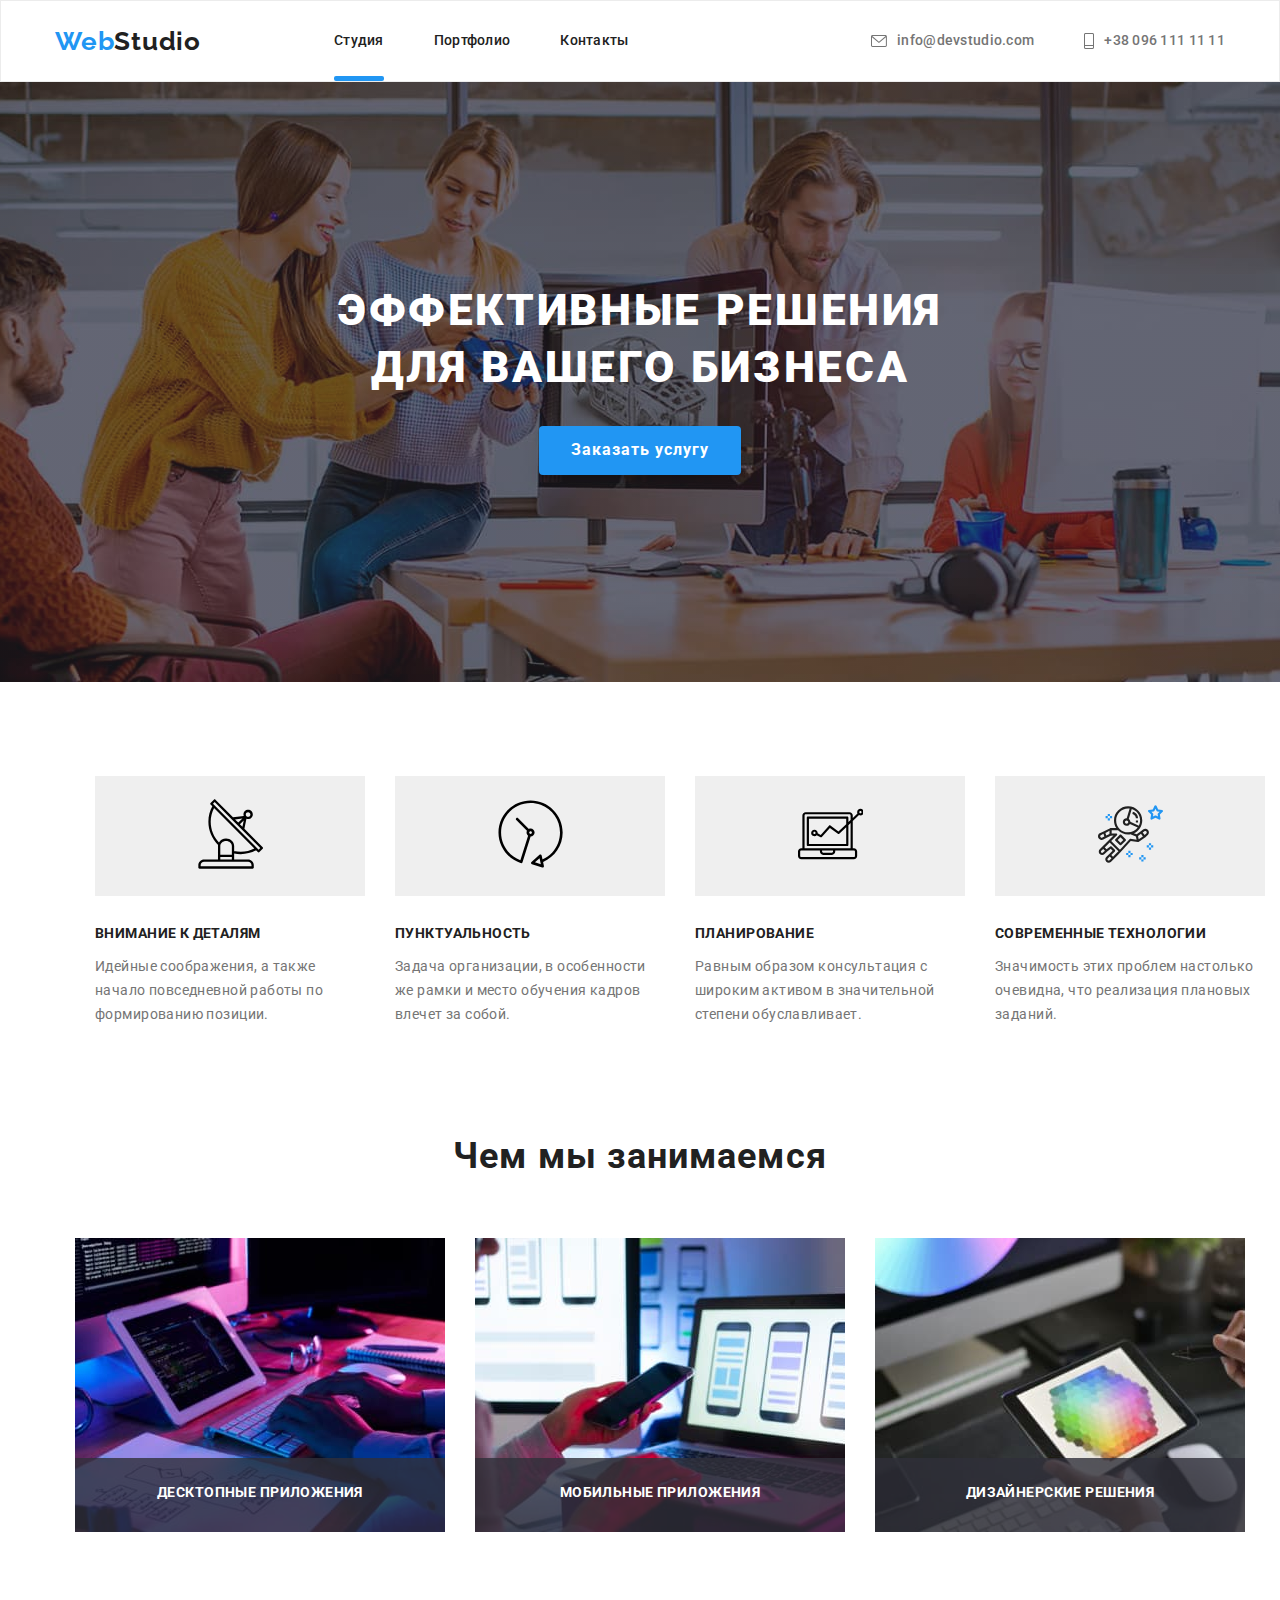
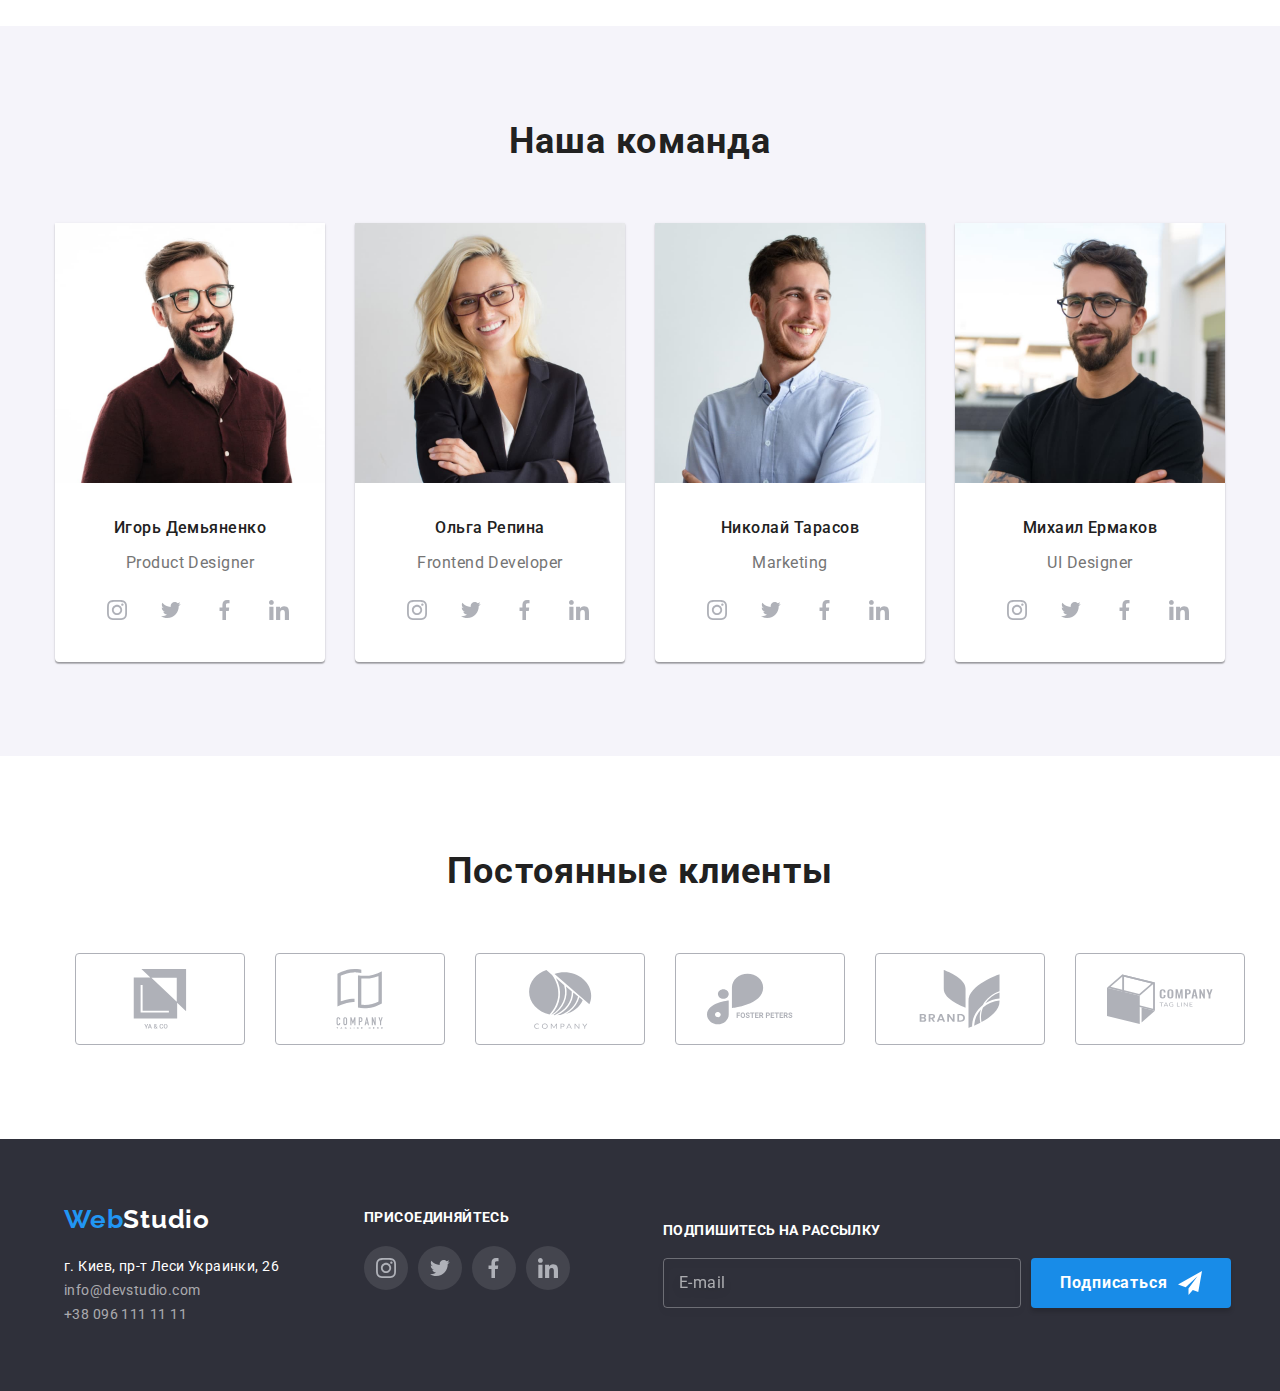
<file: index.html>
<!DOCTYPE html>
<html lang="en">
<head>
    <meta charset="UTF-8">
    <meta http-equiv="X-UA-Compatible" content="IE=edge">
    <meta name="viewport" content="width=device-width, initial-scale=1.0">
    <title>Document</title>
    <link rel="preconnect" href="https://fonts.googleapis.com">
    <link rel="preconnect" href="https://fonts.gstatic.com" crossorigin>
    <link href="https://fonts.googleapis.com/css2?family=Raleway:wght@700&family=Roboto:wght@400;500;700;900&display=swap"
    rel="stylesheet">
    <link rel="stylesheet" href="https://cdnjs.cloudflare.com/ajax/libs/modern-normalize/1.0.0/modern-normalize.min.css">
    <link rel="stylesheet" href="./css/styles.css">
</head>
<body class="page">
    <!-- Шапка профиля -->
    <header class="header">
    <div class="container-main">
        <nav class="nav-header">
            <a class="link-logo" href="./index.html">
                <span class="header-logo">Web</span><span class="logo-studio">Studio</span>
            </a>
            <ul class="header-link list">
                <li class="link-active"><a href="#" class="link active">Студия</a></li>
                <li class="link-active"><a href="./portfolio.html" class="link">Портфолио</a></li>
                <li class="link-active"><a href="#" class="link">Контакты</a></li>
            </ul>
        </nav>
             <ul class="header-info list">
            <li class="tell-list">
                <svg class="mail-svg" width="16" height="12">
                    <use href="./images/sprite.svg#icon-mail"></use>
                </svg>
                <a class="header-tell" href="mailto:info@devstudio.com">info@devstudio.com
         </a></li>
            <li class="tell-list">
                <svg class="mail-svg" width="10" height="16">
                    <use href="./images/sprite.svg#icon-tell"></use>
                </svg>
                <a class="header-tell" href="tel:+380961111111">+38 096 111 11 11
                </a></li>
            </ul>
         </div>
    </header>
    <!-- Банер -->
    <main>
        <section class="hero">
            <h1 class="hero-title">Эффективные решения для вашего бизнеса</h1>
            <button class="button" data-modal-open type="button">Заказать услугу</button>
        </section>
    <!-- Преимущества -->
    <section class="section-about">
        <div class="container-about">
        <h2 class="about-title">Преимущества</h2>
        <ul class="about-iteam list">
            <li class="iteam">
                <button class="button-svg">
                <svg class="about-svg" width="65" height="70">
                    <use href="./images/sprite.svg#icon-first"></use>
                </svg>
                </button>
                <h3 class="pre-title">Внимание к деталям</h3>
                <p class="text">Идейные соображения, а также начало повседневной работы по формированию позиции.</p>
            </li>
            <li class="iteam">
                <button class="button-svg">
                <svg class="about-svg" width="65" height="70">
                 <use href="./images/sprite.svg#icon-clock"></use>
                </svg>
                </button>
                <h3 class="pre-title">Пунктуальность</h3>
                <p class="text">Задача организации, в особенности же рамки и место обучения кадров влечет за собой.</p>
            </li>
            <li class="iteam">
                <button class="button-svg">
                <svg class="about-svg" width="65" height="70">
                <use href="./images/sprite.svg#icon-comp"></use>
                 </svg>
                </button>
                <h3 class="pre-title">Планирование</h3>
                <p class="text">Равным образом консультация с широким активом в значительной степени обуславливает.</p>
            </li>
                <li class="iteam">
                <button class="button-svg">
                <svg class="about-svg" width="65" height="70">
                 <use href="./images/sprite.svg#icon-astronaut"></use>
                </svg>
                    </button>
                    <h3 class="pre-title">Современные технологии</h3>
                    <p class="text">Значимость этих проблем настолько очевидна, что реализация плановых заданий.</p>
                </li>
        </ul>
        </div>
        </section>
        <!---Чем мы занимаемся-->
        <section class="section-work">
         <div class="container-work">
        <h2 class="section-title">Чем мы занимаемся</h2>
        <ul class="work-list list">
            <li class="item-list">
                <a href="#">
                    <div class="wrappen-work">
                        <p class="wrappen-desktop">Десктопные приложения</p>
                    <img src="./images/img.jpg" alt="Разработка" width="370" height="294"/>
                </div>
                </a>
            </li>
            <li class="item-list">
                <a href="#">
                    <div class="wrappen-work">
                        <p class="wrappen-desktop">Мобильные приложения</p>
                        <img src="./images/plan.jpg" alt="Разработка" width="370" height="294" />
                    </div>
                </a>
            </li>
            <li class="item-list">
                    <a href="#">
                        <div class="wrappen-work">
                            <p class="wrappen-desktop">Дизайнерские решения</p>
                            <img src="./images/teh.jpg" alt="Разработка" width="370" height="294" />
                        </div>
                    </a>
            </li>
        </ul>
        </div>
    </section>
    <!-- Наша команда -->
    <section class="section-group">
        <div class="container-group">
        <h2 class="section-title">Наша команда</h2>
        <ul class="group-list list">
            <li class="group-link">
            <img src="./images/foto1.jpg" alt="Игорь Демьяненко" width="270" height="260"/>
            <h3 class="name">Игорь Демьяненко</h3>
            <p class="professional">Product Designer</p>
            <ul class="networks list">
                <li class="svg-list">
                 <a class="svg-link" href="*">
                    <svg class="svg-group" width="20" height="20">
                         <use href="./images/sprite.svg#icon-instagram"></use>
                    </svg>
                </a>
                </li>
                <li class="svg-list">
                <a class="svg-link" href="*">
                <svg class="svg-group" width="20" height="20">
                <use href="./images/sprite.svg#icon-twitter"></use>
                </svg>
                </a>
                </li>
                <li class="svg-list">
                <a class="svg-link" href="*">
                    <svg class="svg-group" width="20" height="20">
                         <use href="./images/sprite.svg#icon-facebook"></use>
                     </svg>
                </a>
                </li>
                <li class="svg-list">
                <a class="svg-link" href="*">
                    <svg class="svg-group" width="20" height="20">
                        <use href="./images/sprite.svg#icon-linkedin"></use>
                    </svg>
                 </a>
                </li>
                </ul>
            </li>
            <li class="group-link">
                <img src="./images/foto2.jpg" alt="Ольга Репина" width="270" height="260"/>
                <h3 class="name">Ольга Репина</h3>
                <p class="professional">Frontend Developer</p>
                <ul class="networks list">
                    <li class="svg-list">
                        <a class="svg-link" href="*">
                            <svg class="svg-group" width="20" height="20">
                                <use href="./images/sprite.svg#icon-instagram"></use>
                            </svg>
                        </a>
                    </li>
                    <li class="svg-list">
                        <a class="svg-link" href="*">
                            <svg class="svg-group" width="20" height="20">
                                <use href="./images/sprite.svg#icon-twitter"></use>
                            </svg>
                        </a>
                    </li>
                    <li class="svg-list">
                        <a class="svg-link" href="*">
                            <svg class="svg-group" width="20" height="20">
                                <use href="./images/sprite.svg#icon-facebook"></use>
                            </svg>
                        </a>
                    </li>
                    <li class="svg-list">
                        <a class="svg-link" href="*">
                            <svg class="svg-group" width="20" height="20">
                                <use href="./images/sprite.svg#icon-linkedin"></use>
                            </svg>
                     </a>
                    </li>
                </ul>
            </li>
            <li class="group-link">
                <img class="group-img" src="./images/foto3.jpg" alt="Николай Тарасов" width="270" height="260"/>
                <h3 class="name">Николай Тарасов</h3>
                <p class="professional">Marketing</p>
                <ul class="networks list">
                    <li class="svg-list">
                        <a class="svg-link" href="*">
                            <svg class="svg-group" width="20" height="20">
                                <use href="./images/sprite.svg#icon-instagram"></use>
                            </svg>
                        </a>
                    </li>
                    <li class="svg-list">
                        <a class="svg-link" href="*">
                            <svg class="svg-group" width="20" height="20">
                                <use href="./images/sprite.svg#icon-twitter"></use>
                            </svg>
                        </a>
                    </li>
                    <li class="svg-list">
                        <a class="svg-link" href="*">
                            <svg class="svg-group" width="20" height="20">
                                <use href="./images/sprite.svg#icon-facebook"></use>
                            </svg>
                        </a>
                    </li>
                    <li class="svg-list">
                        <a class="svg-link" href="*">
                            <svg class="svg-group" width="20" height="20">
                                <use href="./images/sprite.svg#icon-linkedin"></use>
                            </svg>
                        </a>
                    </li>
                </ul>
            </li>
         <li class="group-link">
             <img class="group-img" src="./images/foto4.jpg" alt="Михаил Ермаков" width="270" height="260"/>
                <h3 class="name">Михаил Ермаков</h3>
                <p class="professional">UI Designer</p>
                <ul class="networks list">
                    <li class="svg-list">
                        <a class="svg-link" href="*">
                            <svg class="svg-group" width="20" height="20">
                                <use href="./images/sprite.svg#icon-instagram"></use>
                            </svg>
                        </a>
                    </li>
        <li class="svg-list">
            <a class="svg-link" href="*">
                <svg class="svg-group" width="20" height="20">
                 <use href="./images/sprite.svg#icon-twitter"></use>
                </svg>
                </a>
                </li>
        <li class="svg-list">
                <a class="svg-link" href="*">
                 <svg class="svg-group" width="20" height="20">
                     <use href="./images/sprite.svg#icon-facebook"></use>
                </svg>
                 </a>
                 </li>
        <li class="svg-list">
                <a class="svg-link" href="*">
                     <svg class="svg-group" width="20" height="20">
                        <use href="./images/sprite.svg#icon-linkedin"></use>
                </svg>
                </a>
            </li>
            </ul>
            </li>
        </ul>
        </div>
        <div class="container-link-company">
        </div>
    </section>

<!----------- Постоянные клиенты -->

    <section class="section-company">
        <div class="container-company">
            <h2 class="section-title">Постоянные клиенты</h2>
            <ul class="company-list list">
                <li class="company-logo">
                    <a class="company-link" href="*">
                    <svg class="company-svg" width="106" height="60">
                        <use href="./images/sprite.svg#icon-yaco"></use>
                    </svg>
                    </a>
                </li>
                <li class="company-logo">
                    <a class="company-link" href="*">
                    <svg class="company-svg" width="106" height="60">
                        <use href="./images/sprite.svg#icon-company"></use>
                    </svg>
                    </a>
                </li>
                <li class="company-logo">
                    <a class="company-link" href="*">
                    <svg class="company-svg" width="106" height="60">
                        <use href="./images/sprite.svg#icon-two"></use>
                    </svg>
                    </a>
                </li>
                <li class="company-logo">
                    <a class="company-link" href="*">
                <svg class="company-svg" width="106" height="60">
                    <use href="./images/sprite.svg#icon-foster"></use>
                </svg>
                </a>
                </li>
                <li class="company-logo">
                    <a class="company-link" href="*">
                <svg class="company-svg" width="106" height="60">
                    <use href="./images/sprite.svg#icon-brand"></use>
                </svg>
                </a>
                </li>
                <li class="company-logo">
                    <a class="company-link" href="*">
                <svg class="company-svg" width="106" height="60">
                    <use href="./images/sprite.svg#icon-tag"></use>
                </svg>
                </a>
                </li>
    </main>
    <!-- Футер -->
     <footer class="footer">
        <div class="container-footer">
             <a class="footer-link" href="#">
                   <span class="footer-logo">Web</span><span class="footer-studio">Studio</span>
             </a>
             <address class="section-footer">
             <ul class="footer-list list">
                 <li><a class="footer-adress" href="https://goo.gl/maps/BZDVvbSWxMBoRzW46" target="_blank"
                                    rel="noopener noreferrer">г. Киев, пр-т Леси Украинки, 26</a></li>
                 <li><a class="footer-nav" href="mailto:info@devstudio.com">info@devstudio.com</a></li>
                <li><a class="footer-nav" href="tel:+380961111111">+38 096 111 11 11</a></li>
             </ul>
             </address>
        </div>
       
            <!-- Присоединяйтесь -->
        <!-- <section class="section-join">-->
        <div class="container-join">
            <h3 class="join-title">Присоединяйтесь</h3>
        <div class="exaple">
            <ul class="join list">
                <li class="join-list">
                    <a class="join-link" href="*">
                        <svg class="svg-group" width="20" height="20">
                            <use href="./images/sprite.svg#icon-instagram"></use>
                        </svg>
                    </a>
                </li>
            <li class="join-list">
                <a class="join-link" href="*">
                    <svg class="svg-group" width="20" height="20">
                        <use href="./images/sprite.svg#icon-twitter"></use>
                    </svg>
                </a>
            </li>
                <li class="join-list">
                    <a class="join-link" href="*">
                        <svg class="svg-group" width="20" height="20">
                            <use href="./images/sprite.svg#icon-facebook"></use>
                        </svg>
                    </a>
                </li>
                <li class="join-list">
                    <a class="join-link" href="*">
                        <svg class="svg-group" width="20" height="20">
                            <use href="./images/sprite.svg#icon-linkedin"></use>
                        </svg>
                    </a>
                </li>
            </ul>
        </div>
        </div>
    
    <form class="footer-input">
        <div class="footer-sing">
        <label for="e-mail" class="fotter-sing">Подпишитесь на рассылку</label>
    <input class="email-sing-in" type="e-mail" name="e-mail-sing" id="e-mail" placeholder="E-mail"/>
    </div>

    <button type="submit" class="footer-button-sing">Подписаться
    <svg class="svg-sing" width="24" height="24">
        <use href="./images/sprite.svg#icon-icon-send"></use>
    </svg>
      </button>
    </form>
    </footer>
<!-- Модалка -->

    <div class="backdrop is-hidden" data-modal>
        <div class="model">
            <button class="button-modal" data-modal-close type="button" width="30" hight="30">
                <svg class="svg-modal" width="11px" height="11px">
                    <use href="./images/sprite.svg#icon-close"></use>
                </svg>
            </button>
            <form class="form-modal">
                    <p class="title-modal">Оставьте свои данные, мы вам перезвоним</p>
                <div class="name-modal">
                <label class="name-name" 
                for="name"
                > Имя</label>
                <input class="modal-input" type="name" name="user-name" id="name"/>
                <svg class="modal-svg" width="12" height="12">
                    <use href="./images/sprite.svg#icon-user"></use>
                </svg>
                </div>

                <div class="name-modal">
                    <label class="name-name" for="tell"> Телефон</label>
                    <input class="modal-input" type="tell" name="user-tell" id="tell" />
                    <svg class="modal-svg" width="13" height="13">
                        <use href="./images/sprite.svg#icon-tell-modal"></use>
                    </svg>
                </div>

                <div class="name-modal">
                    <label class="name-name" for="e-mail"> Почта</label>
                    <input class="modal-input" type="e-mail" name="user-mail" id="e-mail" />
                    <svg class="modal-svg" width="15" height="12">
                        <use href="./images/sprite.svg#icon-mail-modal"></use>
                    </svg>
                </div>
                <div class="name-modal">
                <label class="name-name" for="comm"> Комментарии</label>
                <textarea name="comm" class="modal-input comments" id="comm" placeholder="Введите текст"></textarea>
                </div>

                <input type="checkbox"
                name="policy"
                id="modal-check"
                class="modal-check"
                />
                <label for="modal-check" class="modal-check-text">Соглашаюсь с рассылкой и принимаю
                    <a class="modal-link" href=""> Условия договора</a>
                </label>

                <button type="submit" class="button-send">Отправить</button>
            </form>
        </div>
    </div>
    <script src="./modal.js"></script>
</body>

</html>
</file>
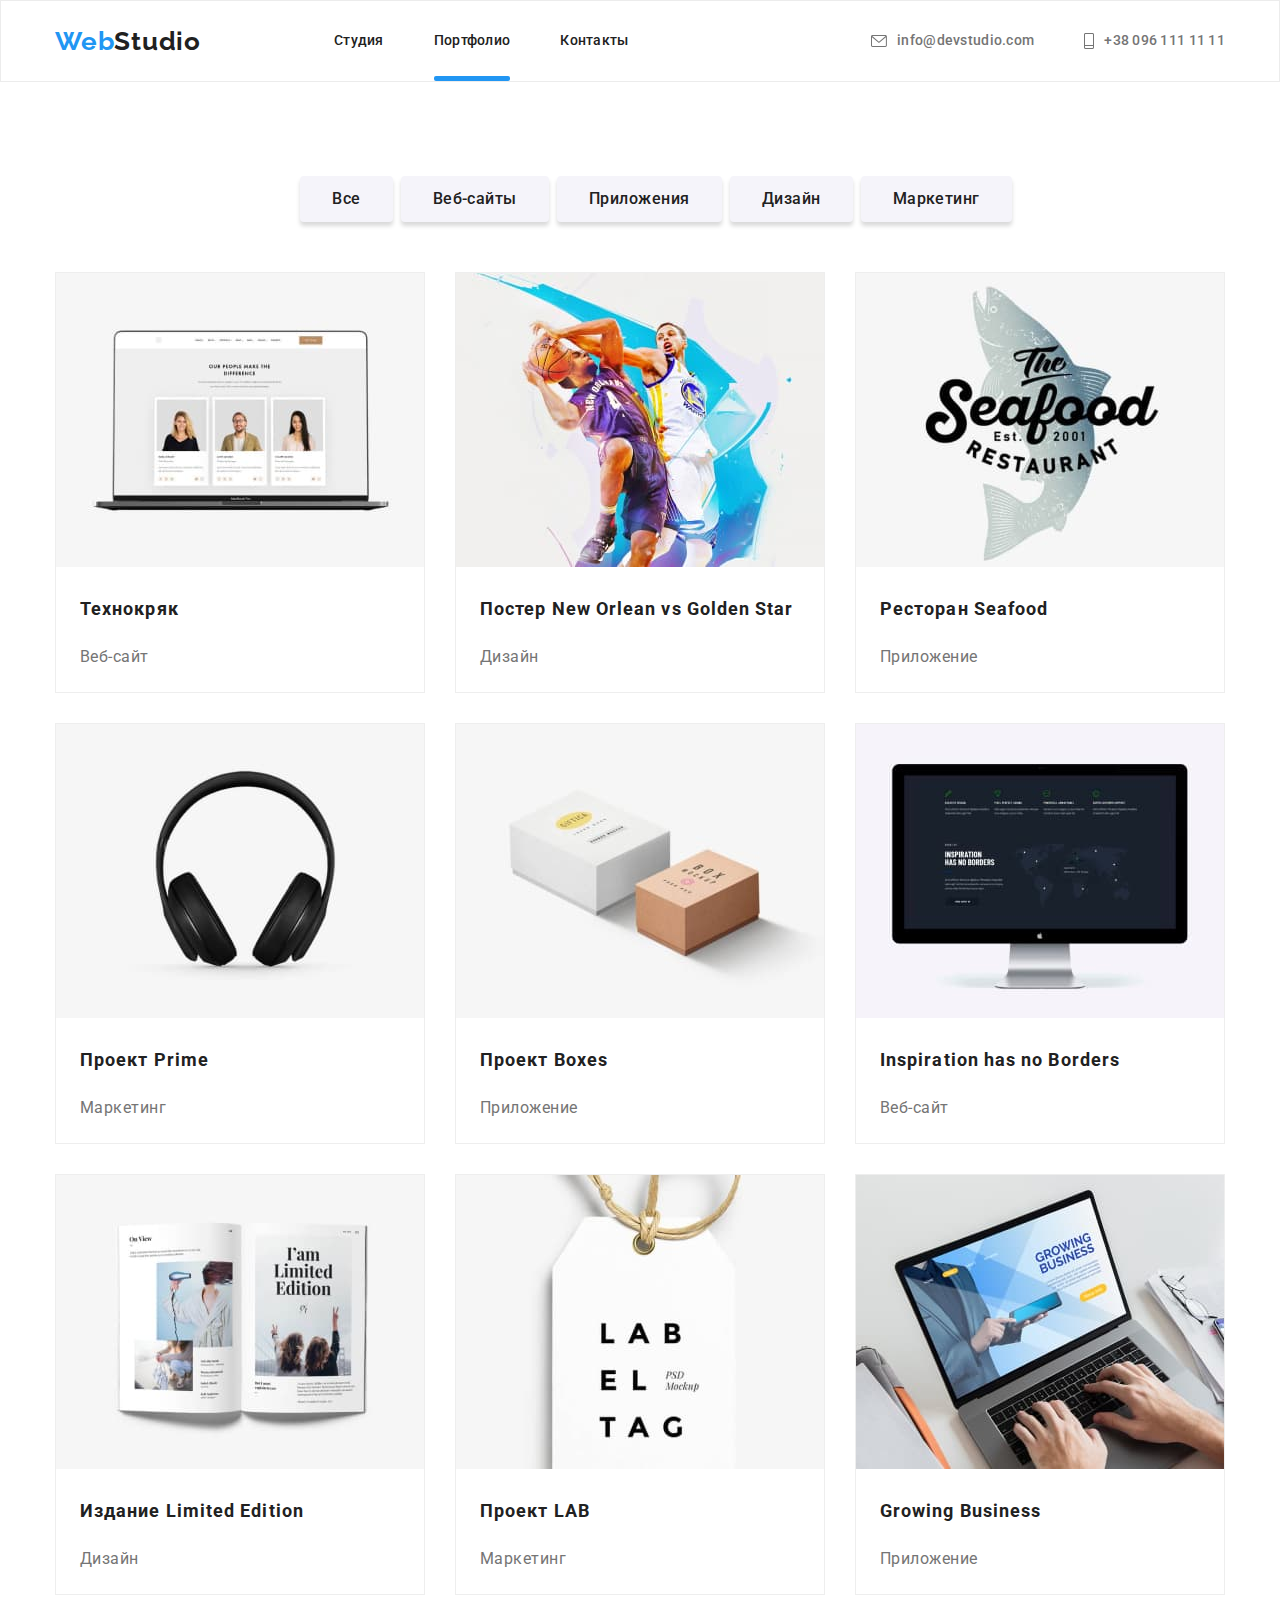
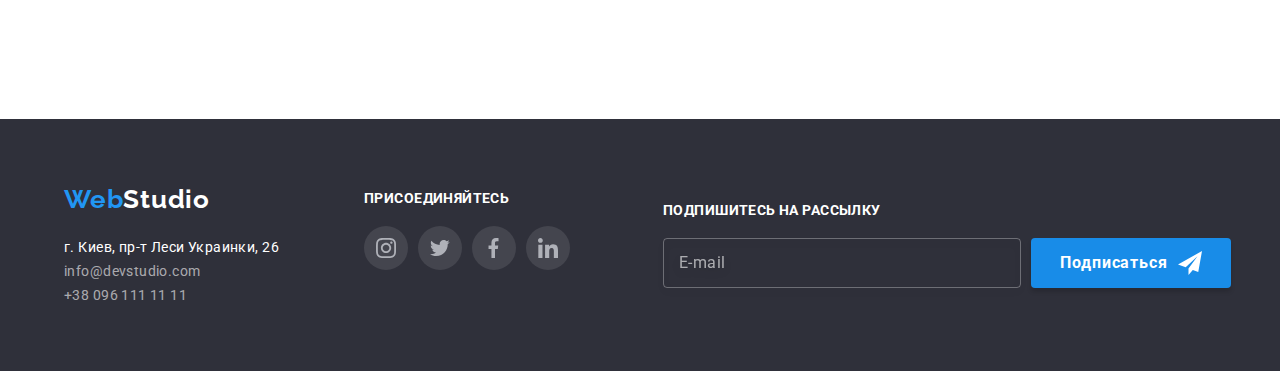
<file: portfolio.html>
<!DOCTYPE html>
<html lang="en">

<head>
    <meta charset="UTF-8">
    <meta http-equiv="X-UA-Compatible" content="IE=edge">
    <meta name="viewport" content="width=device-width, initial-scale=1.0">
    <title>Document</title>
    <link rel="preconnect" href="https://fonts.googleapis.com">
    <link rel="preconnect" href="https://fonts.gstatic.com" crossorigin>
    <link href="https://fonts.googleapis.com/css2?family=Raleway:wght@700&family=Roboto:wght@400;500;700;900&display=swap"
        rel="stylesheet">
    <link rel="stylesheet" href="https://cdnjs.cloudflare.com/ajax/libs/modern-normalize/1.0.0/modern-normalize.min.css">
    <link rel="stylesheet" href="./css/styles.css"> 
    <link rel="stylesheet" href="./css/portfolio.css">
</head>
<body class="page">
    <!-- Шапка профиля -->
    <header class="header">
        <div class="container-main">
            <nav class="nav-header">
                <a class="link-logo" href="./index.html">
                    <span class="header-logo">Web</span><span class="logo-studio">Studio</span>
                </a>
                <ul class="header-link list">
                    <li class="link-active"><a href="./index.html" class="link">Студия</a></li>
                    <li class="link-active"><a href="./portfolio.html" class="link active">Портфолио</a></li>
                    <li class="link-active"><a href="#" class="link">Контакты</a></li>
                </ul>
            </nav>
            <ul class="header-info list">
                <li class="tell-list">
                    <svg class="mail-svg" width="16" height="12">
                        <use href="./images/sprite.svg#icon-mail"></use>
                    </svg>
                    <a class="header-tell" href="mailto:info@devstudio.com">info@devstudio.com
                    </a>
                </li>
                <li class="tell-list">
                    <svg class="mail-svg" width="10" height="16">
                        <use href="./images/sprite.svg#icon-tell"></use>
                    </svg>
                    <a class="header-tell" href="tel:+380961111111">+38 096 111 11 11
                    </a>
                </li>
            </ul>
        </div>
    </header>
<!-- Tabs -->
    <main>
        <section class="portfolio">
            <div class="container-portfolio">
            <h1 class="portfolio-title">Портфолио</h1>
            <ul class="portfolio-list list">
                <li>
                    <button class="button" type="button">Все</button>
                </li>
                <li>
                    <button class="button" type="button">Веб-сайты</button>
                </li>
                <li>
                    <button class="button" type="button">Приложения</button>
                </li>
                <li>
                    <button class="button" type="button">Дизайн</button>
                </li>
            <li>
                <button class="button" type="button">Маркетинг</button>
            </li>
            </ul>
            </div>

            <!-- IMG -->
            
            <div class="container-list">
            <ul class="img-list list">
                <li class="list-style">
                <a class="link-img" href="*">
                    <div class="wrappen-img">
                        <p class="wrappen-p">Технокряк это современная площадка распространения коронавируса. Компании используют эту
                            платформу
                            для цифрового шпионажа и атак на защищённые сервера конкурентов.</p>
                        <img src="./images/portfolio/teh.jpg" alt="Технокряк" width="370" height="294">
                        </div>
                        <h2 class="list-title">Технокряк</h2>
                        <p class="list-text">Веб-сайт</p>
                         </a>
                </li>
                <li class="list-style">
                <a class="link-img" href="*">
                     <div class="wrappen-img">
                     <p class="wrappen-p">Технокряк это современная площадка распространения коронавируса. Компании используют эту платформу
                        для цифрового шпионажа и атак на защищённые сервера конкурентов.</p>
                    <img src="./images/portfolio/proster.jpg" alt="Постер New Orlean vs Golden Star" width="370"height="294">
                </div>
                    <h2 class="list-title">Постер New Orlean vs Golden Star</h2>
                    <p class="list-text">Дизайн</p>
                   </a>
                </li>
                <li class="list-style">
                    <a class="link-img" href="*">
                        <div class="wrappen-img">
                            <p class="wrappen-p">Технокряк это современная площадка распространения коронавируса. Компании используют эту
                                платформу
                                для цифрового шпионажа и атак на защищённые сервера конкурентов.</p>
                        <img src="./images/portfolio/rest.jpg" alt="Ресторан Seafood" width="370"height="294">
                        </div>
                        <h2 class="list-title">Ресторан Seafood</h2>
                        <p class="list-text">Приложение</p>
                        </a>
                </li>
                <li class="list-style">
                    <a class="link-img" href="*">
                        <div class="wrappen-img">
                            <p class="wrappen-p">Технокряк это современная площадка распространения коронавируса. Компании используют эту
                                платформу
                                для цифрового шпионажа и атак на защищённые сервера конкурентов.</p>
                        <img src="./images/portfolio/prime.jpg" alt="Проект Prime" width="370"height="294">
                    </div>
                        <h2 class="list-title">Проект Prime</h2>
                        <p class="list-text">Маркетинг</p>
                        </a>
                </li>
                <li class="list-style">
                    <a class="link-img" href="*">
                        <div class="wrappen-img">
                            <p class="wrappen-p">Технокряк это современная площадка распространения коронавируса. Компании используют эту
                                платформу
                                для цифрового шпионажа и атак на защищённые сервера конкурентов.</p>
                        <img src="./images/portfolio/boxes.jpg" alt="Проект Boxes" width="370"height="294">
                        </div>
                        <h2 class="list-title">Проект Boxes</h2>
                        <p class="list-text">Приложение</p>
                         </a>
                </li>
                <li class="list-style">
                    <a class="link-img" href="*">
                        <div class="wrappen-img">
                            <p class="wrappen-p">Технокряк это современная площадка распространения коронавируса. Компании используют эту
                                платформу
                                для цифрового шпионажа и атак на защищённые сервера конкурентов.</p>
                        <img src="./images/portfolio/veb.jpg" alt="Inspiration has no Borders" width="370"height="294">
                        </div>
                        <h2 class="list-title">Inspiration has no Borders</h2>
                        <p class="list-text">Веб-сайт</p>
                         </a>
                </li>
                <li class="list-style">
                    <a class="link-img" href="*">
                        <div class="wrappen-img">
                            <p class="wrappen-p">Технокряк это современная площадка распространения коронавируса. Компании используют эту
                                платформу
                                для цифрового шпионажа и атак на защищённые сервера конкурентов.</p>
                        <img src="./images/portfolio/book.jpg" alt="Издание Limited Edition" width="370"height="294">
                        </div>
                        <h2 class="list-title">Издание Limited Edition</h2>
                        <p class="list-text">Дизайн</p>
                        </a>
                </li>
                <li class="list-style">
                    <a class="link-img" href="*">
                        <div class="wrappen-img">
                            <p class="wrappen-p">Технокряк это современная площадка распространения коронавируса. Компании используют эту
                                платформу
                                для цифрового шпионажа и атак на защищённые сервера конкурентов.</p>
                        <img src="./images/portfolio/lab.jpg" alt="Проект LAB" width="370"height="294">
                        </div>
                        <h2 class="list-title">Проект LAB</h2>
                        <p class="list-text">Маркетинг</p>
                         </a>
                </li>
                <li class="list-style">
                    <a class="link-img" href="*">
                        <div class="wrappen-img">
                            <p class="wrappen-p">Технокряк это современная площадка распространения коронавируса. Компании используют эту
                                платформу
                                для цифрового шпионажа и атак на защищённые сервера конкурентов.</p>
                        <img src="./images/portfolio/bussines.jpg" alt="Growing Business" width="370"height="294">
                    </div>
                        <h2 class="list-title">Growing Business</h2>
                        <p class="list-text">Приложение</p>
                        </a>
                </li>
                </div>

        </section>

</main>
    
<!-- Футер -->
<footer class="footer">
    <div class="container-footer">
        <a class="footer-link" href="#">
            <span class="footer-logo">Web</span><span class="footer-studio">Studio</span>
        </a>
        <address class="section-footer">
            <ul class="footer-list list">
                <li><a class="footer-adress" href="https://goo.gl/maps/BZDVvbSWxMBoRzW46" target="_blank"
                        rel="noopener noreferrer">г. Киев, пр-т Леси Украинки, 26</a></li>
                <li><a class="footer-nav" href="mailto:info@devstudio.com">info@devstudio.com</a></li>
                <li><a class="footer-nav" href="tel:+380961111111">+38 096 111 11 11</a></li>
            </ul>
        </address>
    </div>
    <!-- Присоединяйтесь -->
    <!-- <section class="section-join">-->
    <div class="container-join">
        <h3 class="join-title">Присоединяйтесь</h3>
        <div class="exaple">
            <ul class="join list">
                <li class="join-list">
                    <a class="join-link" href="*">
                        <svg class="svg-group" width="20" height="20">
                            <use href="./images/sprite.svg#icon-instagram"></use>
                        </svg>
                    </a>
                </li>
                <li class="join-list">
                    <a class="join-link" href="*">
                        <svg class="svg-group" width="20" height="20">
                            <use href="./images/sprite.svg#icon-twitter"></use>
                        </svg>
                    </a>
                </li>
                <li class="join-list">
                    <a class="join-link" href="*">
                        <svg class="svg-group" width="20" height="20">
                            <use href="./images/sprite.svg#icon-facebook"></use>
                        </svg>
                    </a>
                </li>
                <li class="join-list">
                    <a class="join-link" href="*">
                        <svg class="svg-group" width="20" height="20">
                            <use href="./images/sprite.svg#icon-linkedin"></use>
                        </svg>
                    </a>
                </li>
            </ul>
        </div>
    </div>
        <form class="footer-input">
            <div class="footer-sing">
                <label for="e-mail" class="fotter-sing">Подпишитесь на рассылку</label>
                <input class="email-sing-in" type="e-mail" name="e-mail-sing" id="e-mail" placeholder="E-mail" />
            </div>
        
            <button type="submit" class="footer-button-sing">Подписаться
                <svg class="svg-sing" width="24" height="24">
                    <use href="./images/sprite.svg#icon-icon-send"></use>
                </svg>
            </button>
        </form>
</footer>
</body>

</html>
</file>
<file: css/styles.css>
/* #2196F3 синий
#212121 черный
#757575 серый*/

:root {
  --first-text-color: #212121;
  --second-text-color: #ffffff;
  --text-p-color: #757575;
  --accent-color: #2196f3;
}
/*header******/

body {
  font-family: Roboto, sans-serif;
  max-width: 1600px;
}

h1,
h2,
h3,
h4,
h5 {
  margin: 0;
}
.header {
  border: 1px solid #ececec;
  align-items: center;
}
.container-main {
  display: flex;
  width: 1200px;
  height: 80px;
  padding-left: 15px;
  padding-right: 15px;
  margin: auto;
}
.header-logo {
  color: var(--accent-color);
}

.link-logo {
  font-family: Raleway;
  margin-right: 93px;
  font-style: normal;
  text-decoration: none;
  font-weight: bold;
  font-size: 26px;
  line-height: 1.1;
  letter-spacing: 0.03em;
}
.logo-studio {
  color: var(--first-text-color);
}
.list {
  list-style: none;
  margin: 0;
}
.nav-header {
  display: flex;
  align-items: center;
}

.link-active {
  text-decoration: none;
  margin-right: 50px;
  font-weight: 500;
  padding-top: 32px;
  padding-bottom: 32px;
}
.link {
  display: list-item;
  text-decoration: none;
  font-size: 14px;
  line-height: 1.1;
  letter-spacing: 0.02em;
  color: #212121;
}
.link-active {
  position: relative;
}

.link-active .active::after {
  content: ' ';
  position: absolute;
  width: 100%;
  height: 5px;
  left: 0;
  bottom: 0;
  background: #2196f3;
  border-radius: 2px;
}

.header-link {
  display: flex;
  align-items: center;
}

.link:hover,
.link:focus {
  color: var(--accent-color);
}
.header-info {
  display: flex;
  margin-left: auto;
  align-items: center;
  padding-top: 20px;
  padding-bottom: 20px;
  padding: 0;
}

.header-tell {
  display: flex;
  flex-direction: row-reverse;
  font-weight: 500;
  font-size: 14px;
  padding-left: 10px;
  line-height: 1.1;
  letter-spacing: 0.02em;
  text-decoration: none;
  color: var(--text-p-color);
}
.tell-list:hover {
  color: var(--accent-color);
}
.tell-list:hover .mail-svg {
  fill: #2196f3;
}

.button-svg {
  width: 270px;
  height: 120px;
  border: none;
  margin-bottom: 30px;
}
.tell-list {
  display: flex;
  margin-right: 50px;
  justify-content: center;
  align-items: center;
}
.tell-list:last-child {
  margin-right: 0;
}
.mail-svg {
  fill: #757575;
}
.header-tell:hover,
.header-tell:focus {
  color: var(--accent-color);
}
.header-tell:hover .mail-svg,
.header-tell:focus .mail-svg {
  fill: var(--accent-color);
}
/* Банер********/

.hero {
  background-image: linear-gradient(rgba(47, 48, 58, 0.4), rgba(47, 48, 58, 0.4)),
    url(../images/baner.jpg);
  background-position: center;
  height: 600px;
  max-width: 1600px;
  color: var(--second-text-color);
  background-color: #2f303a;
  text-align: center;
  padding: 200px 0;
}
.hero-title {
  margin: 0 auto;
  margin-bottom: 30px;
  font-weight: 900;
  width: 696px;
  font-size: 44px;
  line-height: 1.3;
  text-align: center;
  letter-spacing: 0.06em;
  text-transform: uppercase;
}
.button {
  cursor: pointer;
  padding: 10px 32px;
  font-weight: bold;
  font-size: 16px;
  line-height: 1.8;
  align-items: center;
  text-align: center;
  letter-spacing: 0.06em;
  color: var(--second-text-color);
  background-color: var(--accent-color);
  border-radius: 4px;
  border: none;
  box-shadow: 0px 4px 4px rgba(0, 0, 0, 0.15);
  text-align: center;
}
.button:hover,
.button:focus {
  color: var(--first-text-color);
}
/* Преимущества*/

.container-about {
  max-width: 1200px;
  padding-left: 15px;
  padding-right: 15px;
  margin: 0 auto;
}
.section-about {
  margin-bottom: 94px;
}
.list.title {
  color: var(--first-text-color);
  font-size: 14px;
}
.about-title {
  display: none;
}
.about-iteam {
  margin-top: 94px;
  display: flex;
}
.pre-title {
  font-weight: bold;
  max-width: 270px;
  font-size: 14px;
  line-height: 1.1;
  letter-spacing: 0.03em;
  text-transform: uppercase;
  color: var(--first-text-color);
}
.iteam {
  justify-content: center;
  margin-right: 30px;
}

.text {
  font-weight: normal;
  font-size: 14px;
  line-height: 1.7;
  letter-spacing: 0.03em;
  color: var(--text-p-color);
}
/* Чем мы занимаемся********/

.section-work {
  background: var(--second-text-color);
  margin-bottom: 94px;
}
.container-work {
  justify-content: center;
}
.work-list {
  display: flex;
  justify-content: center;
}
.work-list .item-list + .item-list {
  margin-left: 30px;
}

/*.work-list li {
  width: calc((100% - 90px) / 3);
  margin-right: 30px;
  margin-bottom: 94px;
} */
.section-title {
  color: var(--first-text-color);
  font-size: 36px;
  font-weight: bold;
  font-size: 36px;
  line-height: 1.2;
  text-align: center;
  letter-spacing: 0.03em;
}
.wrappen-work {
  position: relative;
  display: flex;
}
.wrappen-desktop {
  position: absolute;
  width: 100%;
  height: 25%;
  margin: 0;
  bottom: 0;
  padding-top: 27px;
  background: rgba(47, 48, 58, 0.8);
  align-items: center;
  justify-content: center;

  font-weight: bold;
  font-size: 14px;
  line-height: 1.1;
  text-align: center;
  letter-spacing: 0.03em;
  text-transform: uppercase;
  color: var(--second-text-color);
}

/*Наша команда*********/

.section-group {
  background: #f5f4fa;
  padding-top: 94px;
  padding-bottom: 94px;
  justify-content: center;
  margin-bottom: 94px;
}
.container-group {
  max-width: 1200px;
  padding-left: 15px;
  padding-right: 15px;
  margin: 0 auto;
}
.group-list {
  padding-left: 0;
  display: flex;
  justify-content: space-between;
}
.group-link {
  box-shadow: 0px 1px 3px rgba(0, 0, 0, 0.12), 0px 1px 1px rgba(0, 0, 0, 0.14),
    0px 2px 1px rgba(0, 0, 0, 0.2);
  border-radius: 0px 0px 4px 4px;
  background-color: #ffffff;
}
.button-group {
  display: inline;
  background-size: cover;
  max-width: 270px;
  background: #ffffff;
  border: 0;
  padding: 0;
}

.section-title {
  padding-bottom: 60px;
}
.group-img {
  border-color: white;
}
.name {
  margin-top: 30px;
  font-family: Roboto;
  font-style: normal;
  font-weight: 500;
  font-size: 16px;
  line-height: 1.2;
  text-align: center;
  letter-spacing: 0.03em;
  color: var(--first-text-color);
}
.professional {
  color: var(--text-p-color);
  font-weight: normal;
  font-size: 16px;
  line-height: 1.2;
  text-align: center;
  letter-spacing: 0.03em;
  margin-bottom: 16px;
}

.svg-list {
  width: 44px;
  height: 44px;
  display: block;
  margin-bottom: 30px;
}

.svg-list + .svg-list {
  margin-left: 10px;
}

.svg-link {
  width: 100%;
  height: 100%;
  border-radius: 50%;
  display: flex;
  align-items: center;
  justify-content: center;
}
.svg-link:hover,
.svg-link:focus {
  background-color: var(--accent-color);
}
.svg-link:hover .svg-group,
.svg-link:focus .svg-group {
  fill: #ffffff;
}
.networks {
  display: flex;
}
.svg-group {
  fill: #afb1b8;
}
/*Постоянные клиенты**********/
.section-company {
  margin-bottom: 94px;
}
.company-logo {
  width: 170px;
  height: 92px;
}
.company-link {
  width: 100%;
  height: 100%;
  display: flex;
  justify-content: center;
  align-items: center;
  border: 1px solid #afb1b8;
  border-radius: 4px;
}
.company-list {
  display: flex;
  justify-content: center;
  align-items: center;
}
.company-logo + .company-logo {
  margin-left: 30px;
}
.company-svg {
  fill: #afb1b8;
}
.company-link:hover {
  border: solid #2196f3;
}
.company-link:hover .company-svg,
.company-link:focus .company-svg {
  fill: var(--accent-color);
}

/*Футер**********/
.footer {
  background: #2f303a;
  height: 252px;
  display: flex;
  justify-content: center;
  align-items: center;
}
.container-footer {
  max-width: 1200px;
  padding-left: 15px;
  padding-right: 15px;
  margin-right: 70px;
}
.footer-logo {
  text-decoration: none;
  color: var(--accent-color);
}
.section-footer {
  margin-top: 20px;
}
.section-footer {
  margin-top: 20px;
}
.footer-list {
  font-family: Roboto;
  font-style: normal;
  padding-left: 0;
}
.footer-adress:hover,
.footer-adress:focus {
  color: var(--accent-color);
}
.footer-nav:hover,
.footer-nav:focus {
  color: var(--accent-color);
}
.footer-link {
  font-family: Raleway;
  font-style: normal;
  text-decoration: none;
  color: var(--second-text-color);
  font-weight: bold;
  font-size: 26px;
  line-height: 1.2;
  letter-spacing: 0.03em;
}
.footer-adress {
  font-weight: normal;
  font-size: 14px;
  line-height: 1.7;
  letter-spacing: 0.03em;
  color: var(--second-text-color);
  text-decoration: none;
}
.footer-nav {
  font-weight: normal;
  font-size: 14px;
  line-height: 1.7;
  letter-spacing: 0.03em;
  color: rgba(255, 255, 255, 0.6);
  text-decoration: none;
}

/*Иконки**********/

.join-title {
  font-weight: bold;
  font-size: 14px;
  line-height: 1.1;
  letter-spacing: 0.03em;
  text-transform: uppercase;
  color: var(--second-text-color);
  margin-bottom: 20px;
}
.join-list {
  width: 44px;
  height: 44px;
  margin-bottom: 30px;
}
.join {
  display: flex;
}
.join {
  padding-left: 0;
}
.join-list + .join-list {
  margin-left: 10px;
}

.join-link {
  width: 100%;
  height: 100%;
  border-radius: 50%;
  display: flex;
  background: rgba(255, 255, 255, 0.1);
  align-items: center;
  justify-content: center;
}
.join-link:hover,
.join-link:focus {
  background-color: var(--accent-color);
}
.join-link:hover .svg-group,
.join-link:focus .svg-group {
  fill: #ffffff;
}
.footer-sing {
  flex-direction: column;
}
.footer-input {
  display: flex;
  margin-left: 93px;
}
.footer-sing {
  display: flex;
  flex-direction: column;
  font-weight: bold;
  font-size: 14px;
  line-height: 16px;
  letter-spacing: 0.03em;
  text-transform: uppercase;
  color: #ffffff;
}
.email-sing-in::placeholder {
  font-size: 16px;
  line-height: 20px;
  align-items: center;
  letter-spacing: 0.03em;
  color: rgba(255, 255, 255, 0.6);
}
.email-sing-in {
  margin-top: 20px;
  padding: 15px;
  border: 1px solid rgba(255, 255, 255, 0.3);
  box-sizing: border-box;
  filter: drop-shadow(0px 4px 4px rgba(0, 0, 0, 0.15));
  border-radius: 4px;
  background-color: transparent;
  min-width: 358px;
  min-height: 50px;
}

.footer-button-sing {
  width: 200px;
  height: 50px;
  cursor: pointer;
  display: block;
  background: #188ce8;
  box-shadow: 0px 4px 4px rgba(0, 0, 0, 0.15);
  border-radius: 4px;
  border: none;
  font-weight: bold;
  font-size: 16px;
  line-height: 1.8;
  align-items: center;
  justify-content: center;
  letter-spacing: 0.06em;
  color: #ffffff;
  margin-top: auto;
  margin-left: 10px;
  display: flex;
}
.svg-sing {
  fill: #ffffff;
  margin-left: 10px;
}

/*Модальное окно**********/
.backdrop {
  position: fixed;
  width: 100%;
  height: 100%;
  background-color: rgba(0, 0, 0, 0.2);
  top: 0;
  left: 0;
  transition: opacity 300ms, visibility 300ms;
}
.backdrop .is-hidden .model {
  transform: rotate(200deg);
}
.model {
  width: 528px;
  min-height: 581px;
  position: absolute;
  background-color: var(--second-text-color);
  box-shadow: 0px 1px 3px rgba(0, 0, 0, 0.12), 0px 1px 1px rgba(0, 0, 0, 0.14),
    0px 2px 1px rgba(0, 0, 0, 0.2);
  border-radius: 4px;
  top: 50%;
  left: 50%;
  transform: translate(-50%, -50%) rotate(0);
  transition: transform 250ms;
}
.button-modal {
  position: absolute;
  border-radius: 50%;
  background: #ffffff;
  border: 1px solid rgba(0, 0, 0, 0.1);
  top: 8px;
  right: 8px;
  justify-content: center;
  align-items: center;
  cursor: pointer;
  transition: transform 300ms cubic-bezier(0.45, 0.55, 0.62, 0.51);
}
.is-hidden {
  visibility: hidden;
  opacity: 0;
  pointer-events: none;
}
.form-modal {
  min-width: 528px;
  min-height: 581px;
}
.title-modal {
  margin-top: 40px;
  margin-left: 40px;
  margin-right: 40px;

  font-weight: bold;
  font-size: 20px;
  line-height: 23px;
  text-align: center;
  letter-spacing: 0.03em;
  color: var(--first-text-color);
}
.name-modal {
  position: relative;
  margin-left: 40px;
  margin-right: 40px;
  margin-bottom: 10px;
}
.modal-svg {
  position: absolute;
  top: 50%;
  left: 10px;
  transform: translate(50%);
  transition: fill 250ms cubic-bezier(0.4, 0, 0.2, 1);
}
.name-name {
  font-size: 12px;
  line-height: 14px;
  letter-spacing: 0.01em;
  color: #757575;
  margin-bottom: 4px;
}
.modal-input {
  display: flex;
  width: 100%;
  min-height: 40px;
  justify-content: center;
  padding-left: 42px;
  padding-right: 42px;

  border: 1px solid rgba(33, 33, 33, 0.2);
  box-sizing: border-box;
  border-radius: 4px;
  outline: none;

  transition: border-color 250ms cubic-bezier(0.4, 0, 0.2, 1);
}
.comments {
  min-height: 120px;
  resize: none;
  padding: 12px 16px;

  font-weight: normal;
  font-size: 14px;
  line-height: 1.1;
  letter-spacing: 0.01em;
  color: rgba(117, 117, 117, 0.5);
}

.modal-comm {
  display: flex;
  width: 100%;
  min-height: 120px;
  justify-content: center;
  margin-bottom: 10px;
  padding: 12px 16px;
}
.button-send {
  display: block;
  cursor: pointer;
  background: #188ce8;
  box-shadow: 0px 4px 4px rgba(0, 0, 0, 0.15);
  border-radius: 4px;
  border: none;
  font-weight: bold;
  font-size: 16px;
  line-height: 1.8;
  align-items: center;
  text-align: center;
  letter-spacing: 0.06em;
  color: #ffffff;
  padding: 10px 55px;

  margin: 0 auto;
  margin-top: 30px;
}
.modal-input:focus + .modal-svg {
  fill: #188ce8;
}
.modal-input:focus {
  border-color: #188ce8;
}

.modal-check-text::before {
  content: '';
  width: 16px;
  height: 15px;
  border-radius: 2px;
  border: 2px solid #212121;
  display: block;
  margin-right: 5px;
}
.modal-check:checked + .modal-check-text::before {
  background-image: url(../images/check.svg);
  background-position: center;
  background-size: cover;
  background-repeat: no-repeat;
  border: none;
}
.modal-check-text {
  display: flex;
  align-items: center;
  justify-content: center;

  font-weight: normal;
  font-size: 14px;
  line-height: 1.7;
  letter-spacing: 0.03em;
  color: #757575;
}
.modal-link {
  color: var(--accent-color);
  font-weight: normal;
  font-size: 14px;
  line-height: 1.7;
  letter-spacing: 0.03em;
  text-decoration-skip-ink: none;
}
.modal-check {
  -webkit-appearance: none;
  -moz-appearance: none;
  appearance: none;
}
</file>
<file: css/portfolio.css>
:root {
  --first-text-color: #212121;
  --second-text-color: #ffffff;
  --text-p-color: #757575;
  --accent-color: #2196f3;
  --button-color: #f5f4fa;
}
/*header******/

body {
  font-family: Roboto, sans-serif;
  max-width: 1600px;
}

h1,
h2,
h3,
h4,
h5 {
  margin: 0;
}
.header {
  border: 1px solid #ececec;
  align-items: center;
}
.container-main {
  display: flex;
  width: 1200px;
  height: 80px;
  padding-left: 15px;
  padding-right: 15px;
  margin: auto;
}
.header-logo {
  color: var(--accent-color);
}

.link-logo {
  font-family: Raleway;
  margin-right: 93px;
  font-style: normal;
  text-decoration: none;
  font-weight: bold;
  font-size: 26px;
  line-height: 1.1;
  letter-spacing: 0.03em;
}
.logo-studio {
  color: var(--first-text-color);
}
.list {
  list-style: none;
  margin: 0;
}
.nav-header {
  display: flex;
  align-items: center;
}

.link-active {
  text-decoration: none;
  margin-right: 50px;
  font-weight: 500;
  padding-top: 32px;
  padding-bottom: 32px;
}
.link {
  display: list-item;
  text-decoration: none;
  font-size: 14px;
  line-height: 1.1;
  letter-spacing: 0.02em;
  color: #212121;
}
.link-active {
  position: relative;
}

.link-active .active::after {
  content: ' ';
  position: absolute;
  width: 100%;
  height: 5px;
  left: 0;
  bottom: 0;
  background: #2196f3;
  border-radius: 2px;
}

.header-link {
  display: flex;
  align-items: center;
}

.link:hover,
.link:focus {
  color: var(--accent-color);
}
.header-info {
  display: flex;
  margin-left: auto;
  align-items: center;
  padding-top: 20px;
  padding-bottom: 20px;
  padding: 0;
}

.header-tell {
  display: flex;
  flex-direction: row-reverse;
  font-weight: 500;
  font-size: 14px;
  padding-left: 10px;
  line-height: 1.1;
  letter-spacing: 0.02em;
  text-decoration: none;
  color: var(--text-p-color);
}
.tell-list:hover {
  color: var(--accent-color);
}
.tell-list:hover .mail-svg {
  fill: #2196f3;
}

.button-svg {
  width: 270px;
  height: 120px;
  border: none;
  margin-bottom: 30px;
}
.tell-list {
  display: flex;
  margin-right: 50px;
  justify-content: center;
  align-items: center;
}
.tell-list:last-child {
  margin-right: 0;
}
.mail-svg {
  fill: #757575;
}
.header-tell:hover,
.header-tell:focus {
  color: var(--accent-color);
}
.header-tell:hover .mail-svg,
.header-tell:focus .mail-svg {
  fill: var(--accent-color);
}

/***Tabs*/
.portfolio {
  margin-top: 94px;
}
.container-portfolio {
  width: 1200px;
  margin-bottom: 50px;
  padding-left: 15px;
  padding-right: 15px;
  margin-left: auto;
  margin-right: auto;
}
.portfolio-title {
  display: none;
}
.portfolio-list {
  display: flex;
  justify-content: center;
}
.button {
  font-family: Roboto;
  margin-right: 8px;
  font-style: normal;
  font-weight: 500;
  font-size: 16px;
  line-height: 1.6;
  text-align: center;
  letter-spacing: 0.03em;
  background: #f5f4fa;
  color: var(--first-text-color);
  border: none;
  background: #f5f4fa;
  border-radius: 4px;
}
.button:hover,
.button:focus {
  background: var(--accent-color);
  color: var(--button-color);
}

/*IMG*************/
.container-list {
  max-width: 1200px;
  padding-left: 15px;
  padding-right: 15px;
  margin-left: auto;
  margin-right: auto;
  margin-bottom: 94px;
}
.img-list {
  display: flex;
  flex-wrap: wrap;
  padding-left: 0;
}
.list-style {
  width: calc((100% - 60px) / 3);
  margin-right: 30px;
  margin-bottom: 30px;
  background: #ffffff;
  border: 1px solid #eeeeee;
  display: block;
}
.list-style:hover,
.list-style:focus {
  box-shadow: 0px 1px 1px rgba(0, 0, 0, 0.12), 0px 4px 4px rgba(0, 0, 0, 0.06),
    1px 4px 6px rgba(0, 0, 0, 0.16);
}
.list-style:nth-child(3n) {
  margin-right: 0;
}
.list-style :nth-last-child(-n + 3) {
  margin-bottom: 0;
}
.link-img {
  text-decoration: none;
}
.wrappen-img {
  position: relative;
  overflow: hidden;
  display: block;
}
.wrappen-p {
  position: absolute;
  height: 100%;
  width: 100%;
  padding: 63px 24px;
  top: 0;
  left: 0;
  margin: 0;
  transform: translateY(101%);
  transition: transform 250ms cubic-bezier(0.4, 0, 0.2, 1);
  overflow: auto;

  font-weight: normal;
  font-size: 18px;
  line-height: 1.5;
  letter-spacing: 0.03em;
  color: var(--button-color);
  background-color: var(--accent-color);
}
.wrappen-img:hover .wrappen-p {
  transform: translateY(0);
}
.list-text {
  padding-bottom: 20px;
  padding-left: 24px;
  font-weight: normal;
  font-size: 16px;
  line-height: 1.8;
  letter-spacing: 0.03em;
  color: var(--text-p-color);
}
.list-title {
  padding-left: 24px;
  padding-top: 20px;
  font-weight: bold;
  font-size: 18px;
  line-height: 2;
  letter-spacing: 0.06em;
  color: var(--first-text-color);
}
.text {
  color: var(--text-p-color);
}

/*Футер**********/
.footer {
  background: #2f303a;
  height: 252px;
  display: flex;
  justify-content: center;
  align-items: center;
}
.container-footer {
  max-width: 1200px;
  padding-left: 15px;
  padding-right: 15px;
  margin-right: 70px;
}
.footer-logo {
  text-decoration: none;
  color: var(--accent-color);
}
.section-footer {
  margin-top: 20px;
}
.section-footer {
  margin-top: 20px;
}
.footer-list {
  font-family: Roboto;
  font-style: normal;
  padding-left: 0;
}
.footer-adress:hover,
.footer-adress:focus {
  color: var(--accent-color);
}
.footer-nav:hover,
.footer-nav:focus {
  color: var(--accent-color);
}
.footer-link {
  font-family: Raleway;
  font-style: normal;
  text-decoration: none;
  color: var(--second-text-color);
  font-weight: bold;
  font-size: 26px;
  line-height: 31px;
  letter-spacing: 0.03em;
}
.footer-adress {
  font-weight: normal;
  font-size: 14px;
  line-height: 24px;
  letter-spacing: 0.03em;
  color: var(--second-text-color);
  text-decoration: none;
}
.footer-nav {
  font-weight: normal;
  font-size: 14px;
  line-height: 24px;
  letter-spacing: 0.03em;
  color: rgba(255, 255, 255, 0.6);
  text-decoration: none;
}

/*Иконки**********/

.join-title {
  font-weight: bold;
  font-size: 14px;
  line-height: 16px;
  letter-spacing: 0.03em;
  text-transform: uppercase;
  color: var(--second-text-color);
  margin-bottom: 20px;
}
.join-list {
  width: 44px;
  height: 44px;
  margin-bottom: 30px;
}
.join {
  display: flex;
}
.join {
  padding-left: 0;
}
.join-list + .join-list {
  margin-left: 10px;
}

.join-link {
  width: 100%;
  height: 100%;
  border-radius: 50%;
  display: flex;
  background: rgba(255, 255, 255, 0.1);
  align-items: center;
  justify-content: center;
}
.join-link:hover,
.join-link:focus {
  background-color: var(--accent-color);
}
.join-link:hover .svg-group,
.join-link:focus .svg-group {
  fill: #ffffff;
}
.footer-sing {
  flex-direction: column;
}
.footer-input {
  display: flex;
  margin-left: 93px;
}
.footer-sing {
  display: flex;
  flex-direction: column;
  font-weight: bold;
  font-size: 14px;
  line-height: 16px;
  letter-spacing: 0.03em;
  text-transform: uppercase;
  color: #ffffff;
}
.email-sing-in::placeholder {
  font-size: 16px;
  line-height: 20px;
  align-items: center;
  letter-spacing: 0.03em;
  color: rgba(255, 255, 255, 0.6);
}
.email-sing-in {
  margin-top: 20px;
  padding: 15px;
  border: 1px solid rgba(255, 255, 255, 0.3);
  box-sizing: border-box;
  filter: drop-shadow(0px 4px 4px rgba(0, 0, 0, 0.15));
  border-radius: 4px;
  background-color: transparent;
  min-width: 358px;
  min-height: 50px;
}

.footer-button-sing {
  width: 200px;
  height: 50px;
  cursor: pointer;
  display: block;
  background: #188ce8;
  box-shadow: 0px 4px 4px rgba(0, 0, 0, 0.15);
  border-radius: 4px;
  border: none;
  font-weight: bold;
  font-size: 16px;
  line-height: 1.8;
  align-items: center;
  justify-content: center;
  letter-spacing: 0.06em;
  color: #ffffff;
  margin-top: auto;
  margin-left: 10px;
  display: flex;
}
.svg-sing {
  fill: #ffffff;
  margin-left: 10px;
}
</file>
